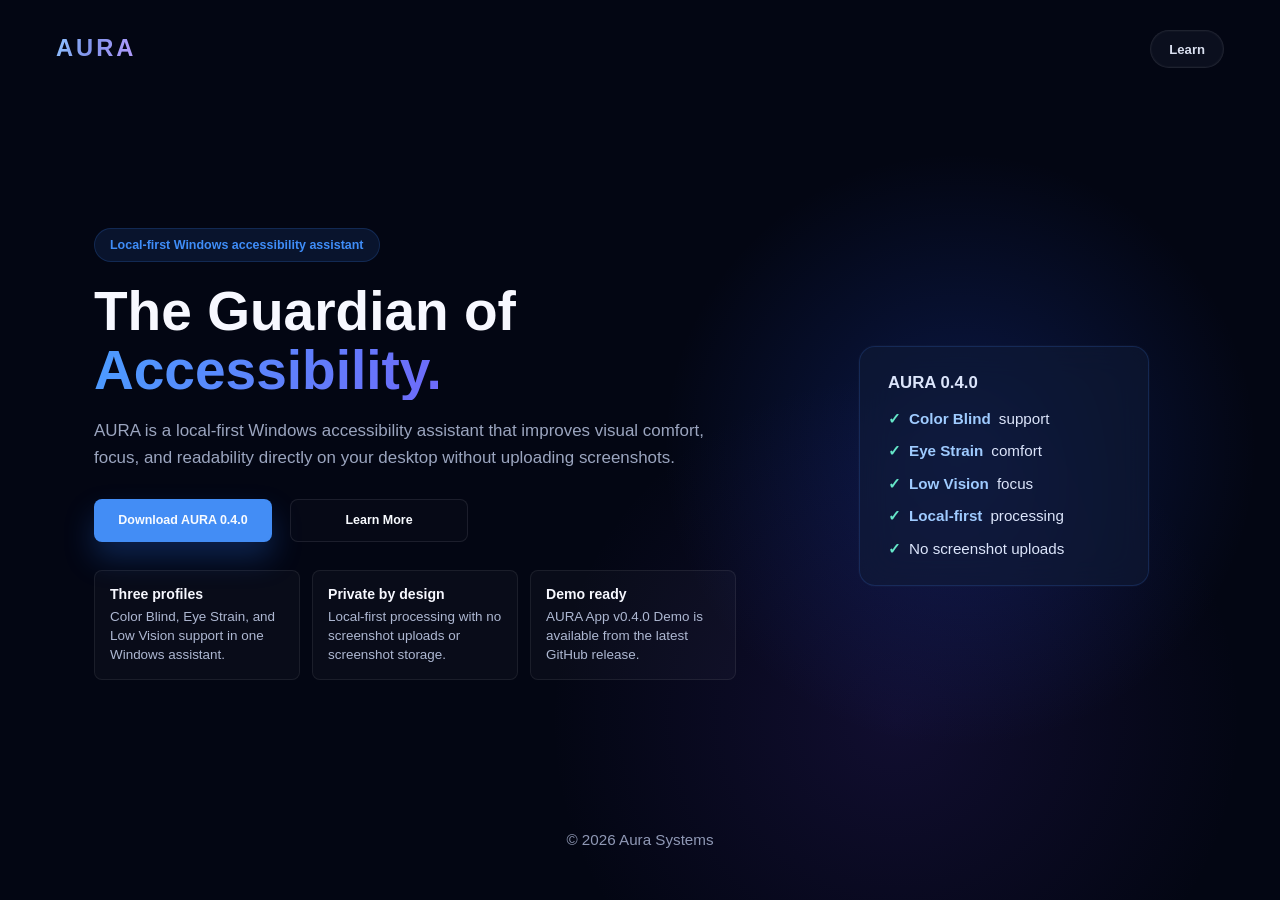
<file: index.html>
<!DOCTYPE html>
<html lang="en">
<head>
  <meta charset="UTF-8">
  <meta name="viewport" content="width=device-width, initial-scale=1.0">
  <title>AURA</title>
  <link rel="stylesheet" href="style.css">
</head>
<body class="mode-voyager home-page">
  <div class="page-shell">
    <header class="site-header">
      <a class="brand overlay-target" href="index.html" aria-label="AURA home" data-overlay-label="UI ELEMENT" data-status-tag="Optimized">
        AURA
      </a>

      <nav class="header-actions" aria-label="AURA website navigation">
        <a class="control-pill" href="about.html">Learn</a>
      </nav>
    </header>

    <main>
      <section class="hero-section" aria-labelledby="heroTitle">
        <div class="hero-copy">
          <span class="badge">Local-first Windows accessibility assistant</span>

          <h1 class="hero-title overlay-target" id="heroTitle" data-overlay-label="STRUCTURE" data-status-tag="Readable">
            The Guardian of <span>Accessibility.</span>
          </h1>

          <p class="hero-description" id="heroDescription">
            AURA is a local-first Windows accessibility assistant that improves visual comfort, focus, and readability directly on your desktop without uploading screenshots.
          </p>

          <div class="hero-buttons">
            <a class="primary-button overlay-target" href="https://github.com/Shaki-1/Aura/releases/latest" target="_blank" rel="noopener noreferrer" data-overlay-label="INTERACTION" data-status-tag="Release">
              Download AURA 0.4.0
            </a>

            <a class="secondary-button" href="about.html">Learn More</a>
          </div>

          <div class="home-insights" aria-label="AURA product highlights">
            <article>
              <h2>Three profiles</h2>
              <p>Color Blind, Eye Strain, and Low Vision support in one Windows assistant.</p>
            </article>

            <article>
              <h2>Private by design</h2>
              <p>Local-first processing with no screenshot uploads or screenshot storage.</p>
            </article>

            <article>
              <h2>Demo ready</h2>
              <p>AURA App v0.4.0 Demo is available from the latest GitHub release.</p>
            </article>
          </div>
        </div>

        <aside class="scanner-panel overlay-target" aria-label="AURA 0.4.0 feature summary" data-overlay-label="LOCAL APP" data-status-tag="Private">
          <h2>AURA 0.4.0</h2>

          <ul class="feature-list polished-list">
            <li><span class="checkmark">✓</span> <strong>Color Blind</strong> support</li>
            <li><span class="checkmark">✓</span> <strong>Eye Strain</strong> comfort</li>
            <li><span class="checkmark">✓</span> <strong>Low Vision</strong> focus</li>
            <li><span class="checkmark">✓</span> <strong>Local-first</strong> processing</li>
            <li><span class="checkmark">✓</span> No screenshot uploads</li>
          </ul>
        </aside>
      </section>
    </main>

    <footer class="site-footer home-footer">
      &copy; 2026 Aura Systems
    </footer>
  </div>

  <script src="app.js"></script>


</body>
</html>
</file>
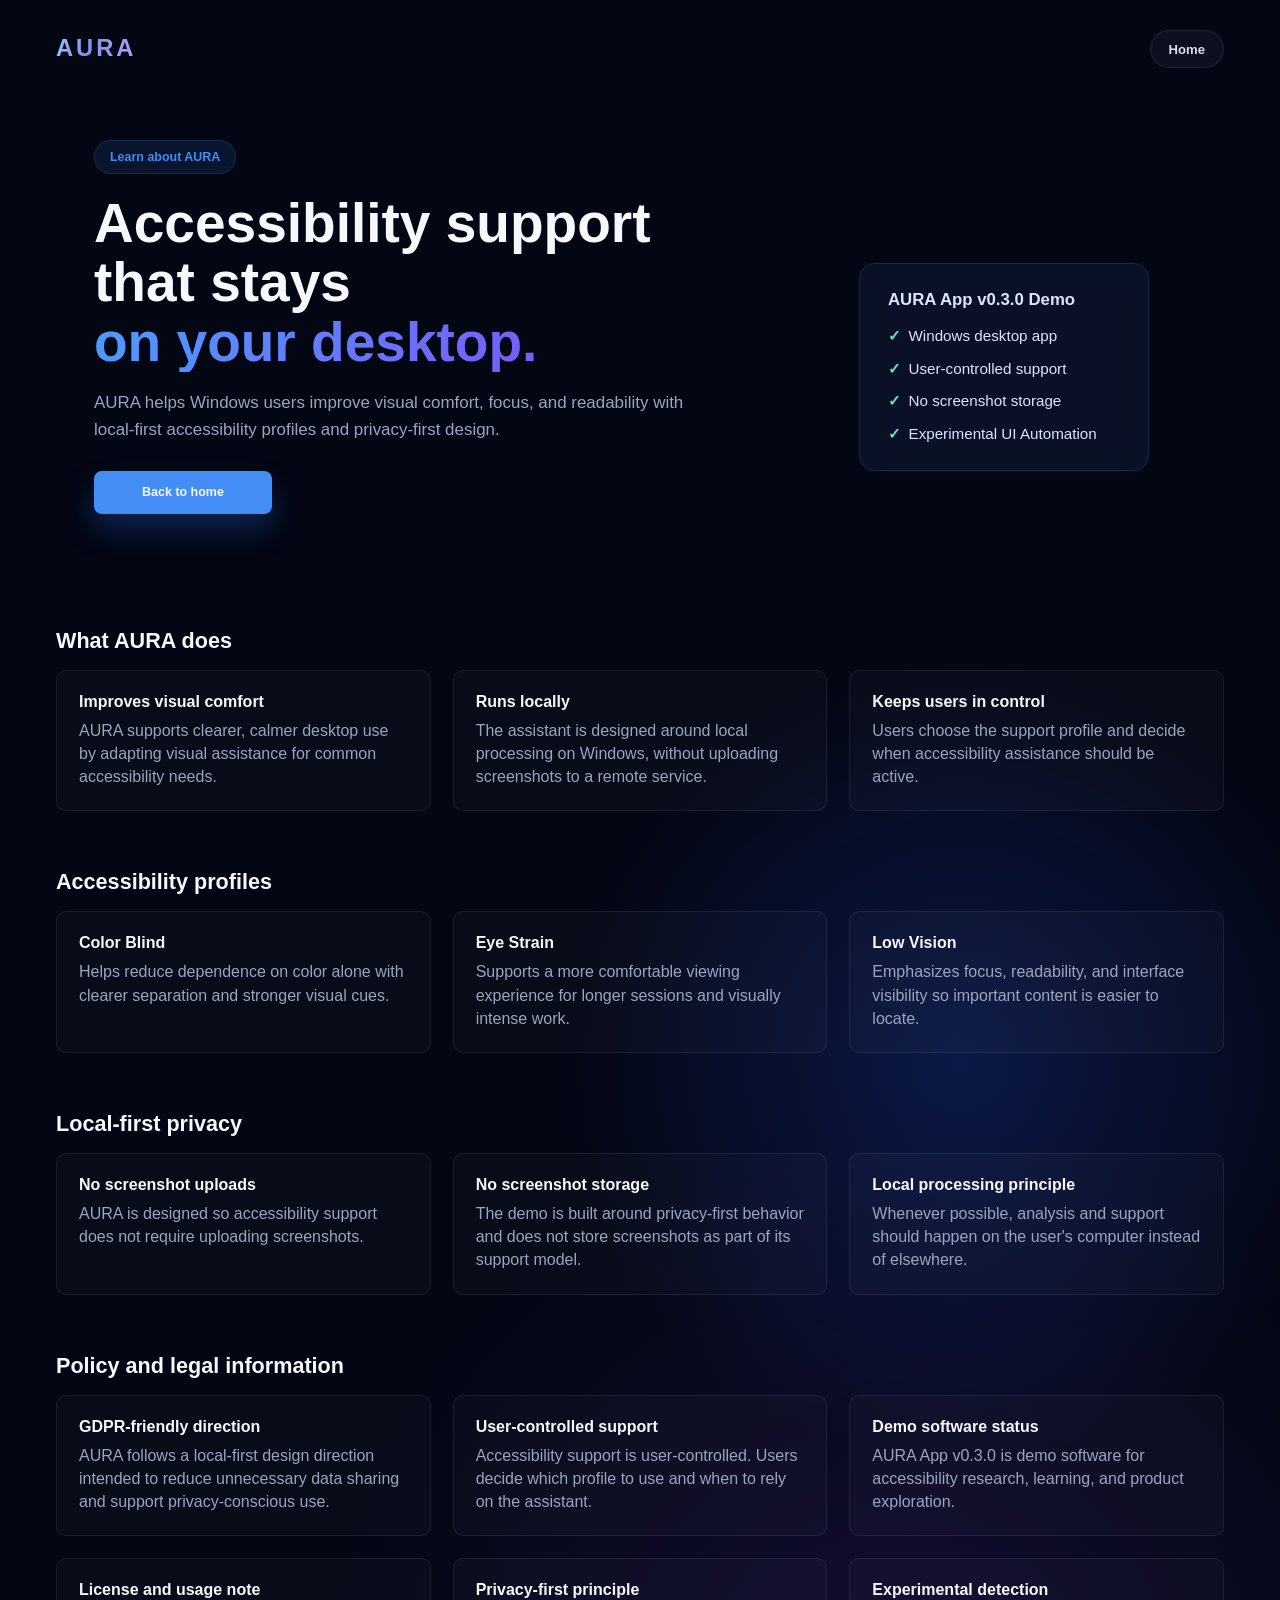
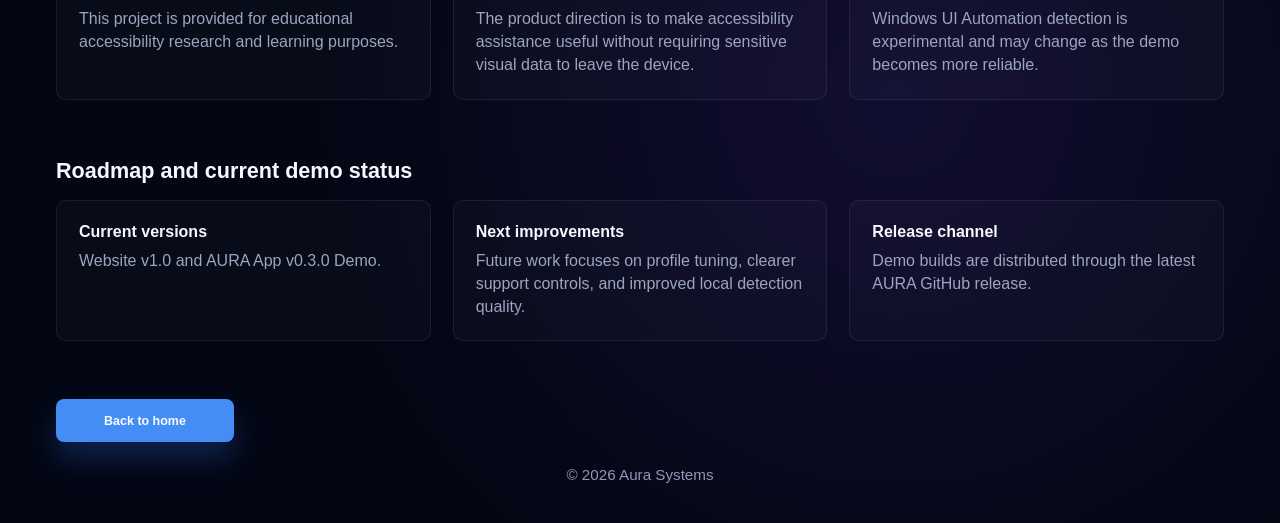
<file: about.html>
<!DOCTYPE html>
<html lang="en">
<head>
  <meta charset="UTF-8">
  <meta name="viewport" content="width=device-width, initial-scale=1.0">
  <title>Learn About AURA</title>
  <link rel="stylesheet" href="style.css">
</head>
<body class="mode-voyager learn-page">
  <div class="page-shell">
    <header class="site-header">
      <a class="brand overlay-target" href="index.html" aria-label="AURA home" data-overlay-label="UI ELEMENT" data-status-tag="Optimized">
        AURA
      </a>

      <nav class="header-actions" aria-label="AURA website navigation">
        <a class="control-pill" href="index.html">Home</a>
      </nav>
    </header>

    <main>
      <section class="hero-section learn-hero" aria-labelledby="learnTitle">
        <div class="hero-copy">
          <span class="badge">Learn about AURA</span>

          <h1 class="hero-title overlay-target" id="learnTitle" data-overlay-label="STRUCTURE" data-status-tag="Readable">
            Accessibility support that stays <span>on your desktop.</span>
          </h1>

          <p class="hero-description">
            AURA helps Windows users improve visual comfort, focus, and readability with local-first accessibility profiles and privacy-first design.
          </p>

          <div class="hero-buttons">
            <a class="primary-button overlay-target" href="index.html" data-overlay-label="INTERACTION" data-status-tag="Home">
              Back to home
            </a>
          </div>
        </div>

        <aside class="scanner-panel overlay-target" aria-label="AURA privacy and version summary" data-overlay-label="LOCAL APP" data-status-tag="Demo">
          <h2>AURA App v0.3.0 Demo</h2>

          <ul class="feature-list polished-list">
            <li><span class="checkmark">✓</span> Windows desktop app</li>
            <li><span class="checkmark">✓</span> User-controlled support</li>
            <li><span class="checkmark">✓</span> No screenshot storage</li>
            <li><span class="checkmark">✓</span> Experimental UI Automation</li>
          </ul>
        </aside>
      </section>

      <section class="lower-section" id="what-aura-does">
        <h2 class="section-kicker">What AURA does</h2>

        <div class="subtle-grid">
          <article>
            <h3>Improves visual comfort</h3>
            <p>
              AURA supports clearer, calmer desktop use by adapting visual assistance for common accessibility needs.
            </p>
          </article>

          <article>
            <h3>Runs locally</h3>
            <p>
              The assistant is designed around local processing on Windows, without uploading screenshots to a remote service.
            </p>
          </article>

          <article>
            <h3>Keeps users in control</h3>
            <p>
              Users choose the support profile and decide when accessibility assistance should be active.
            </p>
          </article>
        </div>
      </section>

      <section class="lower-section" id="accessibility-profiles">
        <h2 class="section-kicker">Accessibility profiles</h2>

        <div class="subtle-grid">
          <article>
            <h3>Color Blind</h3>
            <p>
              Helps reduce dependence on color alone with clearer separation and stronger visual cues.
            </p>
          </article>

          <article>
            <h3>Eye Strain</h3>
            <p>
              Supports a more comfortable viewing experience for longer sessions and visually intense work.
            </p>
          </article>

          <article>
            <h3>Low Vision</h3>
            <p>
              Emphasizes focus, readability, and interface visibility so important content is easier to locate.
            </p>
          </article>
        </div>
      </section>

      <section class="lower-section" id="local-first-privacy">
        <h2 class="section-kicker">Local-first privacy</h2>

        <div class="subtle-grid">
          <article>
            <h3>No screenshot uploads</h3>
            <p>
              AURA is designed so accessibility support does not require uploading screenshots.
            </p>
          </article>

          <article>
            <h3>No screenshot storage</h3>
            <p>
              The demo is built around privacy-first behavior and does not store screenshots as part of its support model.
            </p>
          </article>

          <article>
            <h3>Local processing principle</h3>
            <p>
              Whenever possible, analysis and support should happen on the user's computer instead of elsewhere.
            </p>
          </article>
        </div>
      </section>

      <section class="lower-section" id="policy-legal">
        <h2 class="section-kicker">Policy and legal information</h2>

        <div class="subtle-grid policy-grid">
          <article>
            <h3>GDPR-friendly direction</h3>
            <p>
              AURA follows a local-first design direction intended to reduce unnecessary data sharing and support privacy-conscious use.
            </p>
          </article>

          <article>
            <h3>User-controlled support</h3>
            <p>
              Accessibility support is user-controlled. Users decide which profile to use and when to rely on the assistant.
            </p>
          </article>

          <article>
            <h3>Demo software status</h3>
            <p>
              AURA App v0.3.0 is demo software for accessibility research, learning, and product exploration.
            </p>
          </article>

          <article>
            <h3>License and usage note</h3>
            <p>
              This project is provided for educational accessibility research and learning purposes.
            </p>
          </article>

          <article>
            <h3>Privacy-first principle</h3>
            <p>
              The product direction is to make accessibility assistance useful without requiring sensitive visual data to leave the device.
            </p>
          </article>

          <article>
            <h3>Experimental detection</h3>
            <p>
              Windows UI Automation detection is experimental and may change as the demo becomes more reliable.
            </p>
          </article>
        </div>
      </section>

      <section class="lower-section" id="roadmap-status">
        <h2 class="section-kicker">Roadmap and current demo status</h2>

        <div class="subtle-grid">
          <article>
            <h3>Current versions</h3>
            <p>
              Website v1.0 and AURA App v0.3.0 Demo.
            </p>
          </article>

          <article>
            <h3>Next improvements</h3>
            <p>
              Future work focuses on profile tuning, clearer support controls, and improved local detection quality.
            </p>
          </article>

          <article>
            <h3>Release channel</h3>
            <p>
              Demo builds are distributed through the latest AURA GitHub release.
            </p>
          </article>
        </div>
      </section>

      <section class="lower-section">
        <a class="primary-button" href="index.html">Back to home</a>
      </section>

      <footer class="site-footer">
        &copy; 2026 Aura Systems
      </footer>
    </main>
  </div>

  <script src="app.js"></script>
</body>
</html>
</file>
<file: style.css>
:root {
  --bg: #020414;
  --panel: rgba(15, 25, 48, 0.54);
  --panel-soft: rgba(12, 18, 36, 0.72);
  --text: #f7f8ff;
  --muted: #9ba5bf;
  --accent: #438df5;
  --accent-two: #7f4cf4;
  --overlay: #3c8bff;
  --overlay-fill: rgba(48, 112, 220, 0.12);
  --overlay-glow: rgba(58, 133, 255, 0.42);
  --tag-text: #f7fbff;
}

* {
  box-sizing: border-box;
}

html {
  min-height: 100%;
  background: var(--bg);
}

body {
  min-height: 100vh;
  margin: 0;
  color: var(--text);
  font-family: Inter, Arial, Helvetica, sans-serif;
  background:
    radial-gradient(circle at 75% 50%, rgba(40, 90, 255, 0.22), transparent 28%),
    radial-gradient(circle at 70% 80%, rgba(80, 50, 180, 0.18), transparent 30%),
    #030613;
}

button,
select {
  font: inherit;
}

.page-shell {
  width: calc(100% - 112px);
  max-width: 1280px;
  margin: 0 auto;
  padding-top: 30px;
}

.home-page .page-shell {
  display: flex;
  flex-direction: column;
  min-height: calc(100vh - 30px);
}

.site-header {
  display: flex;
  align-items: center;
  justify-content: space-between;
  gap: 28px;
}

.brand {
  display: inline-flex;
  color: transparent;
  background: linear-gradient(110deg, #8fc2ff 0%, #8294eb 42%, #b59cff 100%);
  background-clip: text;
  -webkit-background-clip: text;
  font-size: 1.48rem;
  font-weight: 900;
  letter-spacing: 3px;
  line-height: 1;
  text-decoration: none;
}

.header-actions {
  display: flex;
  align-items: center;
  gap: 18px;
}

.control-pill {
  position: relative;
  display: inline-flex;
  align-items: center;
  justify-content: center;
  min-height: 38px;
  border: 1px solid rgba(255, 255, 255, 0.08);
  padding: 0 18px;
  border-radius: 999px;
  color: #d9dfef;
  background: rgba(15, 18, 34, 0.78);
  box-shadow: inset 0 0 0 1px rgba(255, 255, 255, 0.025);
text-decoration: none;
font-weight: 800;
  font-size: 0.82rem;	
}

.control-pill:hover,
.control-pill:focus-visible {
  border-color: rgba(67, 141, 245, 0.62);
  color: #ffffff;
  box-shadow: 0 0 18px rgba(67, 141, 245, 0.24);
  outline: 3px solid rgba(143, 194, 255, 0.42);
  outline-offset: 3px;
}

.mode-pill {
  min-width: 196px;
}

select {
  width: 100%;
  min-height: 38px;
  border: 0;
  padding: 0 38px 0 20px;
  color: #eef3ff;
  font-weight: 800;
  font-size: 0.78rem;
  background: transparent;
  outline: 0;
}

select option {
  color: #f6f8ff;
  background: #080c1d;
}

.enforce-button {
  min-width: 184px;
  padding: 0 22px;
  border-color: rgba(255, 255, 255, 0.09);
  cursor: pointer;
  color: #f5f7ff;
  font-size: 0.78rem;
  font-weight: 800;
}

.enforcer-active .enforce-button {
  border-color: rgba(67, 141, 245, 0.82);
  background: linear-gradient(180deg, #4a9aff, #3d84ee);
  box-shadow: 0 0 28px rgba(63, 132, 239, 0.34);
}

.toggle-control {
  min-width: 166px;
  padding: 0 16px;
  gap: 10px;
  color: #78849e;
  font-size: 0.78rem;
}

.toggle-control input {
  position: absolute;
  opacity: 0;
  pointer-events: none;
}

.toggle-track {
  position: relative;
  width: 24px;
  height: 14px;
  border-radius: 999px;
  background: #263146;
}

.toggle-track::after {
  position: absolute;
  top: 3px;
  left: 4px;
  width: 8px;
  height: 8px;
  border-radius: 50%;
  background: #f6f8ff;
  content: "";
  transition: transform 160ms ease, background 160ms ease;
}

.toggle-control input:checked + .toggle-track {
  background: #18c7a6;
}

.toggle-control input:checked + .toggle-track::after {
  transform: translateX(8px);
}

.hero-section {
  position: relative;
  display: grid;
  grid-template-columns: minmax(0, 680px) minmax(260px, 1fr);
  gap: 48px;
  align-items: center;
  min-height: auto;
  padding: 72px 0 80px;
}

.home-page main {
  display: flex;
  flex: 1;
}

.home-page .hero-section {
  flex: 1;
  width: 100%;
  padding: clamp(34px, 5vh, 56px) 0 clamp(22px, 4vh, 44px);
}

.home-page .scanner-panel {
  margin-top: 24px;
}

.hero-copy {
  margin-left: 38px;
  padding-top: 0;
}

.badge {
  display: inline-flex;
  margin-bottom: 20px;
  border: 1px solid rgba(60, 139, 255, 0.18);
  border-radius: 999px;
  padding: 9px 15px;
  color: #3f8df8;
  background: rgba(26, 59, 116, 0.28);
  font-size: 0.78rem;
  font-weight: 800;
}

.hero-title {
  max-width: 680px;
  margin: 0;
  color: var(--text);
  font-size: clamp(3.2rem, 4.3vw, 4.4rem);
  font-weight: 900;
  line-height: 1.08;
  letter-spacing: 0;
}

.hero-title span {
  display: block;
  color: transparent;
  background: linear-gradient(110deg, #4b9cff 0%, #8150f6 84%);
  background-clip: text;
  -webkit-background-clip: text;
}

.hero-description {
  max-width: 620px;
  margin: 18px 0 0;
  color: var(--muted);
  font-size: 1.06rem;
  line-height: 1.55;
}

.hero-buttons {
  display: flex;
  gap: 18px;
  margin-top: 28px;
}

.primary-button,
.secondary-button {
  position: relative;
  display: inline-flex;
  align-items: center;
  justify-content: center;
  min-width: 178px;
  min-height: 43px;
  border-radius: 8px;
  padding: 0 22px;
  cursor: pointer;
  color: #f8fbff;
  font-size: 0.78rem;
  font-weight: 900;
  text-decoration: none;
}

.primary-button {
  border: 0;
  background: #438df5;
  box-shadow: 0 16px 30px rgba(45, 122, 255, 0.25);
}

.secondary-button {
  border: 1px solid rgba(255, 255, 255, 0.09);
  background: rgba(8, 11, 25, 0.64);
}

.primary-button:hover,
.primary-button:focus-visible,
.secondary-button:hover,
.secondary-button:focus-visible {
  outline: 3px solid rgba(143, 194, 255, 0.46);
  outline-offset: 4px;
  box-shadow: 0 0 0 1px rgba(143, 194, 255, 0.16), 0 16px 30px rgba(45, 122, 255, 0.22);
}

.home-insights {
  display: grid;
  grid-template-columns: repeat(3, minmax(0, 1fr));
  gap: 12px;
  max-width: 680px;
  margin-top: 28px;
}

.home-insights article {
  border: 1px solid rgba(255, 255, 255, 0.07);
  border-radius: 8px;
  padding: 15px;
  background: rgba(255, 255, 255, 0.026);
}

.home-insights h2 {
  margin: 0 0 6px;
  color: #f7f8ff;
  font-size: 0.88rem;
}

.home-insights p {
  margin: 0;
  color: #aeb8d2;
  font-size: 0.84rem;
  line-height: 1.4;
}

.scanner-panel {
  position: relative;
  width: min(100%, 290px);
  margin: 80px auto 0;
  border: 1px solid rgba(69, 134, 243, 0.18);
  border-radius: 16px;
  padding: 26px 28px;
  color: #dce5fb;
  background: rgba(17, 28, 54, 0.56);
  box-shadow: 0 0 0 1px rgba(255, 255, 255, 0.025);
  backdrop-filter: blur(16px);
  animation: scannerFloat 5s ease-in-out infinite;
}

.scanner-panel::before {
  content: "LIVE";
  display: inline-flex;
  align-items: center;
  justify-content: center;
  margin-bottom: 16px;
  padding: 4px 10px;
  border-radius: 999px;
  background: rgba(67, 141, 245, 0.18);
  border: 1px solid rgba(67, 141, 245, 0.4);
  color: #8fc2ff;
  font-size: 0.72rem;
  font-weight: 700;
  letter-spacing: 0.08em;
}

.scanner-panel p {
  margin: 0;
  font-size: 0.98rem;
  line-height: 1.45;
}

.scanner-panel h2,
.scanner-panel h3 {
  margin: 0 0 16px;
  font-size: 1.05rem;
}

.feature-list {
  display: grid;
  gap: 10px;
  margin: 0;
  padding: 0;
  list-style: none;
}

.feature-list li {
  color: #dce5fb;
  font-size: 0.95rem;
  line-height: 1.35;
}

.polished-list {
  gap: 12px;
}

.polished-list li {
  display: flex;
  align-items: flex-start;
  gap: 8px;
}

.polished-list strong {
  color: #9fcbff;
  font-weight: 900;
}

.checkmark {
  color: #65e6c8;
  font-weight: 900;
}

.lower-section {
  margin-top: 34px;
  padding: 0 0 24px;
  color: var(--text);
}

.section-kicker {
  margin: 0 0 16px;
  font-size: 1.35rem;
  font-weight: 900;
}

.subtle-grid {
  display: grid;
  grid-template-columns: repeat(3, 1fr);
  gap: 22px;
}

.subtle-grid article {
  min-height: 120px;
  border: 1px solid rgba(255, 255, 255, 0.07);
  border-radius: 10px;
  padding: 22px;
  background: rgba(255, 255, 255, 0.025);
}

.subtle-grid h2,
.subtle-grid h3 {
  margin: 0 0 8px;
  font-size: 1rem;
}

.subtle-grid p {
  margin: 0;
  color: var(--muted);
  line-height: 1.45;
}

.site-footer {
  padding: 0 0 40px;
  color: #8f98b5;
  font-size: 0.95rem;
  letter-spacing: 0;
  text-align: center;
}

.home-footer {
  padding-bottom: 22px;
}

.overlay-target {
  position: relative;
}

.show-overlay .overlay-target {
  border-color: var(--overlay);
  outline: 1px solid var(--overlay);
  outline-offset: 3px;
  background-color: var(--overlay-fill);
  box-shadow: 0 0 18px var(--overlay-glow);
}

.show-overlay .brand {
  border-radius: 4px;
  padding: 11px 5px 10px;
}

.show-overlay .hero-title {
  border-radius: 4px;
  padding: 8px 0;
}

.overlay-target::before,
.overlay-target::after {
  position: absolute;
  z-index: 10;
  display: none;
  pointer-events: none;
  white-space: nowrap;
}

.show-overlay .overlay-target::before,
.show-overlay .overlay-target::after {
  display: inline-flex;
}

.overlay-target::before {
  top: -22px;
  left: -1px;
  align-items: center;
  min-height: 16px;
  border-radius: 3px;
  padding: 2px 7px;
  color: #f7fbff;
  background: var(--overlay);
  font-size: 0.58rem;
  font-weight: 900;
  letter-spacing: 0.4px;
  content: attr(data-overlay-label);
}

.overlay-target::after {
  right: 0;
  bottom: -20px;
  align-items: center;
  min-height: 13px;
  border-radius: 3px;
  padding: 1px 5px;
  color: var(--tag-text);
  background: #02050d;
  font-size: 0.52rem;
  font-weight: 900;
  content: attr(data-status-tag);
}

.mode-voyager {
  --overlay: #3b8cff;
  --overlay-fill: rgba(59, 140, 255, 0.12);
  --overlay-glow: rgba(59, 140, 255, 0.48);
}

.mode-guardian {
  --overlay: #6d86ff;
  --overlay-fill: rgba(93, 113, 235, 0.11);
  --overlay-glow: rgba(109, 134, 255, 0.32);
}

.mode-beacon {
  --overlay: #ffc22d;
  --overlay-fill: rgba(255, 194, 45, 0.14);
  --overlay-glow: rgba(255, 184, 32, 0.5);
}

.mode-beacon.enforcer-active .enforce-button {
  border-color: rgba(255, 194, 45, 0.9);
  background: linear-gradient(180deg, #ffca3b, #ffaf20);
  box-shadow: 0 0 28px rgba(255, 184, 32, 0.32);
}

@keyframes scannerFloat {
  0%,
  100% {
    transform: translateY(0);
  }

  50% {
    transform: translateY(-12px);
  }
}

@media (max-width: 920px) {
  .page-shell {
    width: min(100% - 32px, 1260px);
  }

  .site-header,
  .header-actions {
    align-items: stretch;
    flex-direction: column;
  }

  .brand {
    align-self: flex-start;
  }

  .control-pill,
  .mode-pill,
  .enforce-button,
  .toggle-control {
    width: 100%;
  }

  .hero-section {
    grid-template-columns: 1fr;
    gap: 28px;
    min-height: auto;
    padding-top: 54px;
  }

  .home-page main {
    display: block;
  }

  .home-page .hero-section {
    padding: 46px 0 34px;
  }

  .hero-copy {
    margin-left: 0;
  }

  .home-insights,
  .subtle-grid,
  .policy-grid {
    grid-template-columns: 1fr;
  }

  .scanner-panel {
    width: 100%;
    max-width: 320px;
    margin: 0;
  }

  .hero-buttons {
    flex-direction: column;
  }

  .primary-button,
  .secondary-button {
    width: 100%;
  }
}

@media (max-width: 560px) {
  .page-shell {
    width: min(100% - 24px, 1260px);
    padding-top: 22px;
  }

  .home-page .page-shell {
    min-height: calc(100vh - 22px);
  }

  .hero-title {
    font-size: 3rem;
  }

  .hero-description {
    font-size: 1rem;
  }
}

@media (prefers-reduced-motion: reduce) {
  *,
  *::before,
  *::after {
    scroll-behavior: auto !important;
    transition-duration: 0.01ms !important;
    animation-duration: 0.01ms !important;
    animation-iteration-count: 1 !important;
  }
}


.aura-flower {
  position: fixed;
  bottom: 20px;
  left: 20px;
  font-size: 60px;
  opacity: 0.15;
  pointer-events: none;
  z-index: 9999;
  animation: riseFlower 8s linear infinite;
}

@keyframes riseFlower {
  0% {
    transform: translateY(0);
    opacity: 0;
  }

  15% {
    opacity: 0.15;
  }

  85% {
    opacity: 0.15;
  }

  100% {
    transform: translateY(-100vh);
    opacity: 0;
  }
}
</file>
